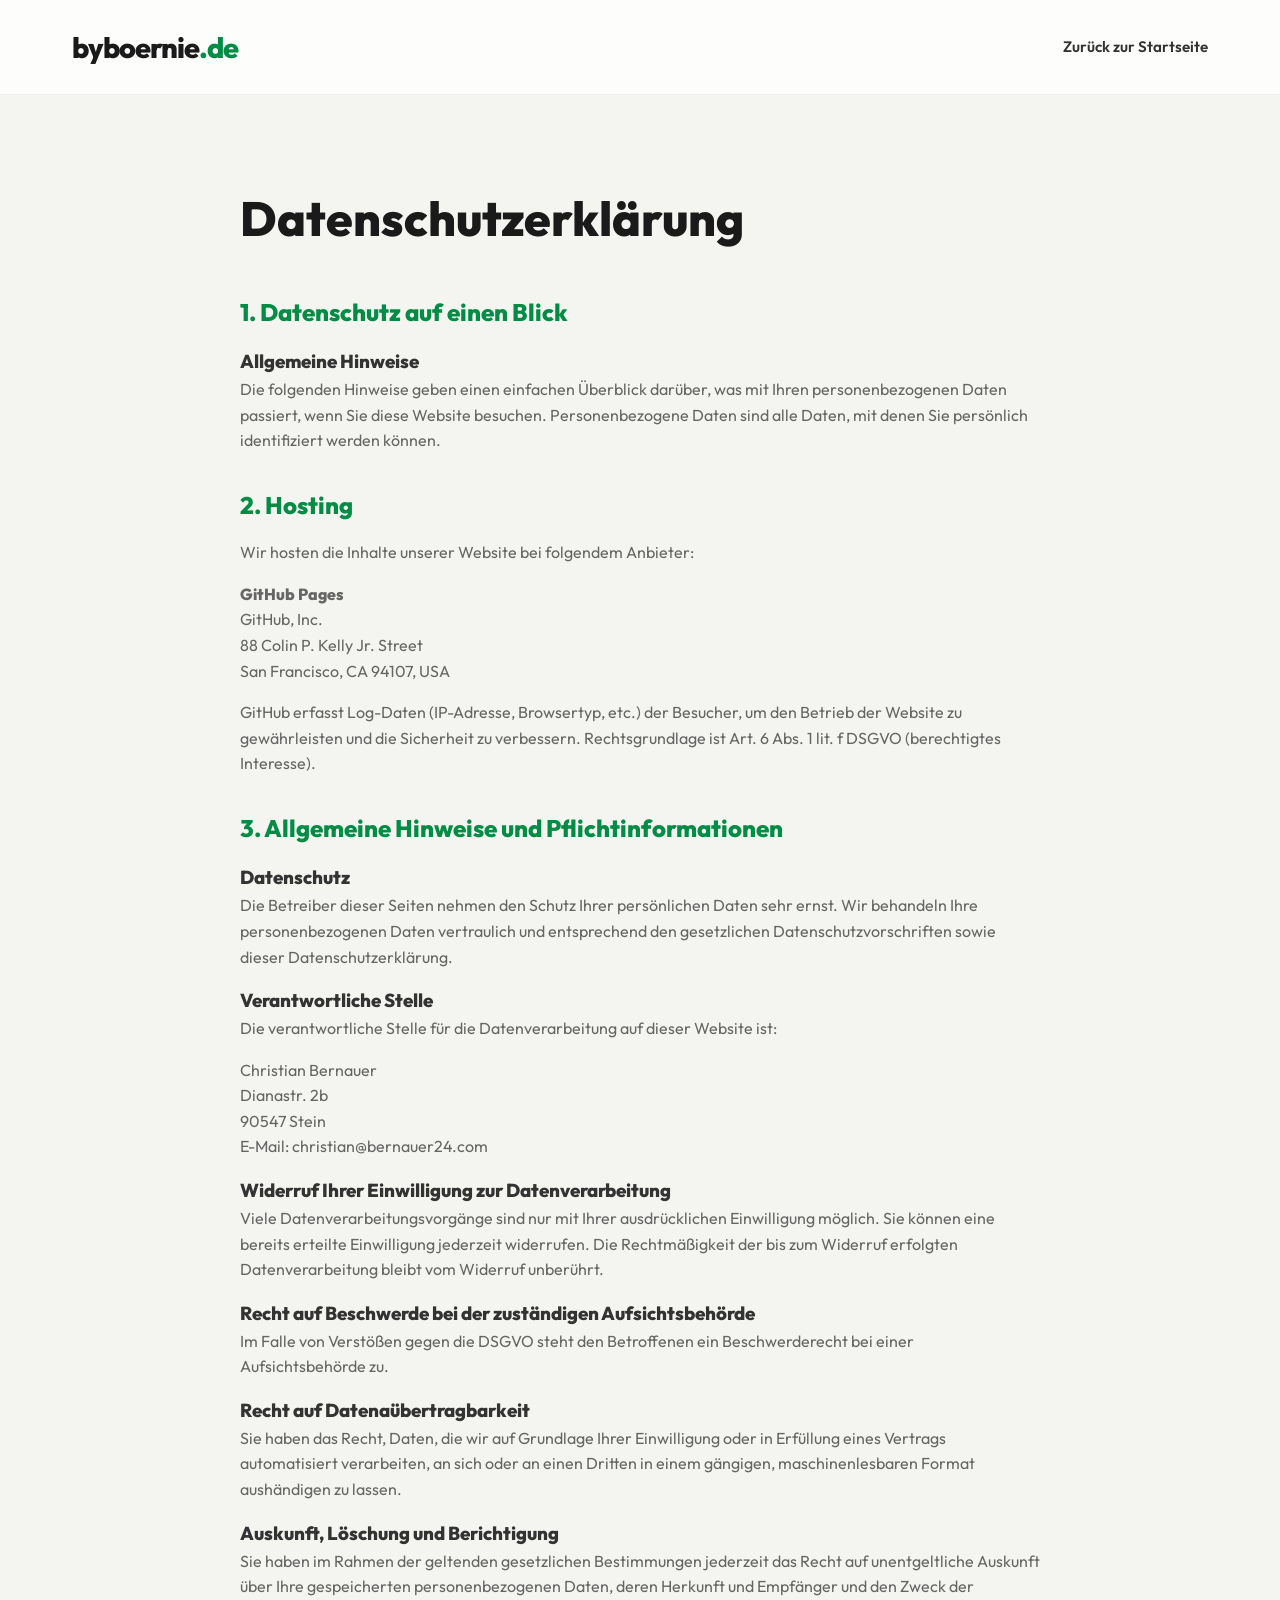
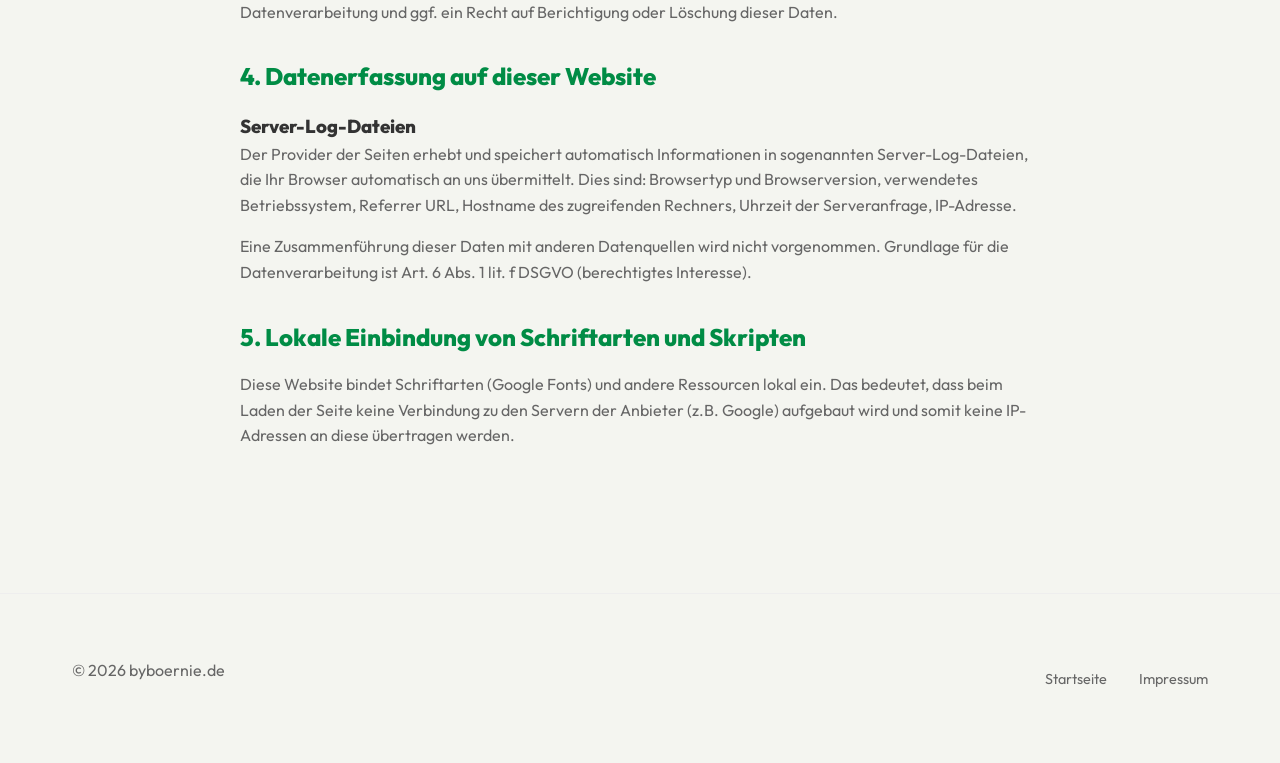
<file: datenschutz.html>
<!DOCTYPE html>
<html lang="de">
<head>
    <meta charset="UTF-8">
    <meta name="viewport" content="width=device-width, initial-scale=1.0">
    <title>Datenschutzerklärung | byboernie.de</title>
    <link rel="stylesheet" href="style.css">
    <link rel="stylesheet" href="style.css">
    <style>
        .legal-content { padding: 12rem 0 8rem; max-width: 800px; margin: 0 auto; }
        h1 { margin-bottom: 3rem; font-size: 3rem; }
        h2 { margin: 2rem 0 1rem; color: var(--primary); }
        p { margin-bottom: 1rem; color: var(--light-text); }
        .placeholder-box { background: #fff8e1; border-left: 5px solid #ffc107; padding: 1.5rem; margin: 2rem 0; border-radius: 8px; }
    </style>
</head>
<body>
    <header id="main-header">
        <nav class="container">
            <div class="logo"><a href="index.html" style="text-decoration:none; color:inherit;">byboernie<span>.de</span></a></div>
            <ul class="nav-links">
                <li><a href="index.html">Zurück zur Startseite</a></li>
            </ul>
        </nav>
    </header>

    <main class="container legal-content">
        <h1>Datenschutzerklärung</h1>

        <section>
            <h2>1. Datenschutz auf einen Blick</h2>
            <h3>Allgemeine Hinweise</h3>
            <p>Die folgenden Hinweise geben einen einfachen Überblick darüber, was mit Ihren personenbezogenen Daten passiert, wenn Sie diese Website besuchen. Personenbezogene Daten sind alle Daten, mit denen Sie persönlich identifiziert werden können.</p>

            <h2>2. Hosting</h2>
            <p>Wir hosten die Inhalte unserer Website bei folgendem Anbieter:</p>
            <p><strong>GitHub Pages</strong><br>
            GitHub, Inc.<br>
            88 Colin P. Kelly Jr. Street<br>
            San Francisco, CA 94107, USA</p>
            <p>GitHub erfasst Log-Daten (IP-Adresse, Browsertyp, etc.) der Besucher, um den Betrieb der Website zu gewährleisten und die Sicherheit zu verbessern. Rechtsgrundlage ist Art. 6 Abs. 1 lit. f DSGVO (berechtigtes Interesse).</p>

            <h2>3. Allgemeine Hinweise und Pflichtinformationen</h2>
            <h3>Datenschutz</h3>
            <p>Die Betreiber dieser Seiten nehmen den Schutz Ihrer persönlichen Daten sehr ernst. Wir behandeln Ihre personenbezogenen Daten vertraulich und entsprechend den gesetzlichen Datenschutzvorschriften sowie dieser Datenschutzerklärung.</p>

            <h3>Verantwortliche Stelle</h3>
            <p>Die verantwortliche Stelle für die Datenverarbeitung auf dieser Website ist:</p>
            <p>Christian Bernauer<br>
            Dianastr. 2b<br>
            90547 Stein<br>
            E-Mail: christian@bernauer24.com</p>

            <h3>Widerruf Ihrer Einwilligung zur Datenverarbeitung</h3>
            <p>Viele Datenverarbeitungsvorgänge sind nur mit Ihrer ausdrücklichen Einwilligung möglich. Sie können eine bereits erteilte Einwilligung jederzeit widerrufen. Die Rechtmäßigkeit der bis zum Widerruf erfolgten Datenverarbeitung bleibt vom Widerruf unberührt.</p>

            <h3>Recht auf Beschwerde bei der zuständigen Aufsichtsbehörde</h3>
            <p>Im Falle von Verstößen gegen die DSGVO steht den Betroffenen ein Beschwerderecht bei einer Aufsichtsbehörde zu.</p>

            <h3>Recht auf Datenaübertragbarkeit</h3>
            <p>Sie haben das Recht, Daten, die wir auf Grundlage Ihrer Einwilligung oder in Erfüllung eines Vertrags automatisiert verarbeiten, an sich oder an einen Dritten in einem gängigen, maschinenlesbaren Format aushändigen zu lassen.</p>

            <h3>Auskunft, Löschung und Berichtigung</h3>
            <p>Sie haben im Rahmen der geltenden gesetzlichen Bestimmungen jederzeit das Recht auf unentgeltliche Auskunft über Ihre gespeicherten personenbezogenen Daten, deren Herkunft und Empfänger und den Zweck der Datenverarbeitung und ggf. ein Recht auf Berichtigung oder Löschung dieser Daten.</p>

            <h2>4. Datenerfassung auf dieser Website</h2>
            <h3>Server-Log-Dateien</h3>
            <p>Der Provider der Seiten erhebt und speichert automatisch Informationen in sogenannten Server-Log-Dateien, die Ihr Browser automatisch an uns übermittelt. Dies sind: Browsertyp und Browserversion, verwendetes Betriebssystem, Referrer URL, Hostname des zugreifenden Rechners, Uhrzeit der Serveranfrage, IP-Adresse.</p>
            <p>Eine Zusammenführung dieser Daten mit anderen Datenquellen wird nicht vorgenommen. Grundlage für die Datenverarbeitung ist Art. 6 Abs. 1 lit. f DSGVO (berechtigtes Interesse).</p>
            
            <h2>5. Lokale Einbindung von Schriftarten und Skripten</h2>
            <p>Diese Website bindet Schriftarten (Google Fonts) und andere Ressourcen lokal ein. Das bedeutet, dass beim Laden der Seite keine Verbindung zu den Servern der Anbieter (z.B. Google) aufgebaut wird und somit keine IP-Adressen an diese übertragen werden.</p>
        </section>
    </main>

    <footer id="main-footer">
        <div class="container footer-content">
            <p>&copy; 2026 byboernie.de</p>
            <ul class="footer-links">
                <li><a href="index.html">Startseite</a></li>
                <li><a href="impressum.html">Impressum</a></li>
            </ul>
        </div>
    </footer>
</body>
</html>
</file>
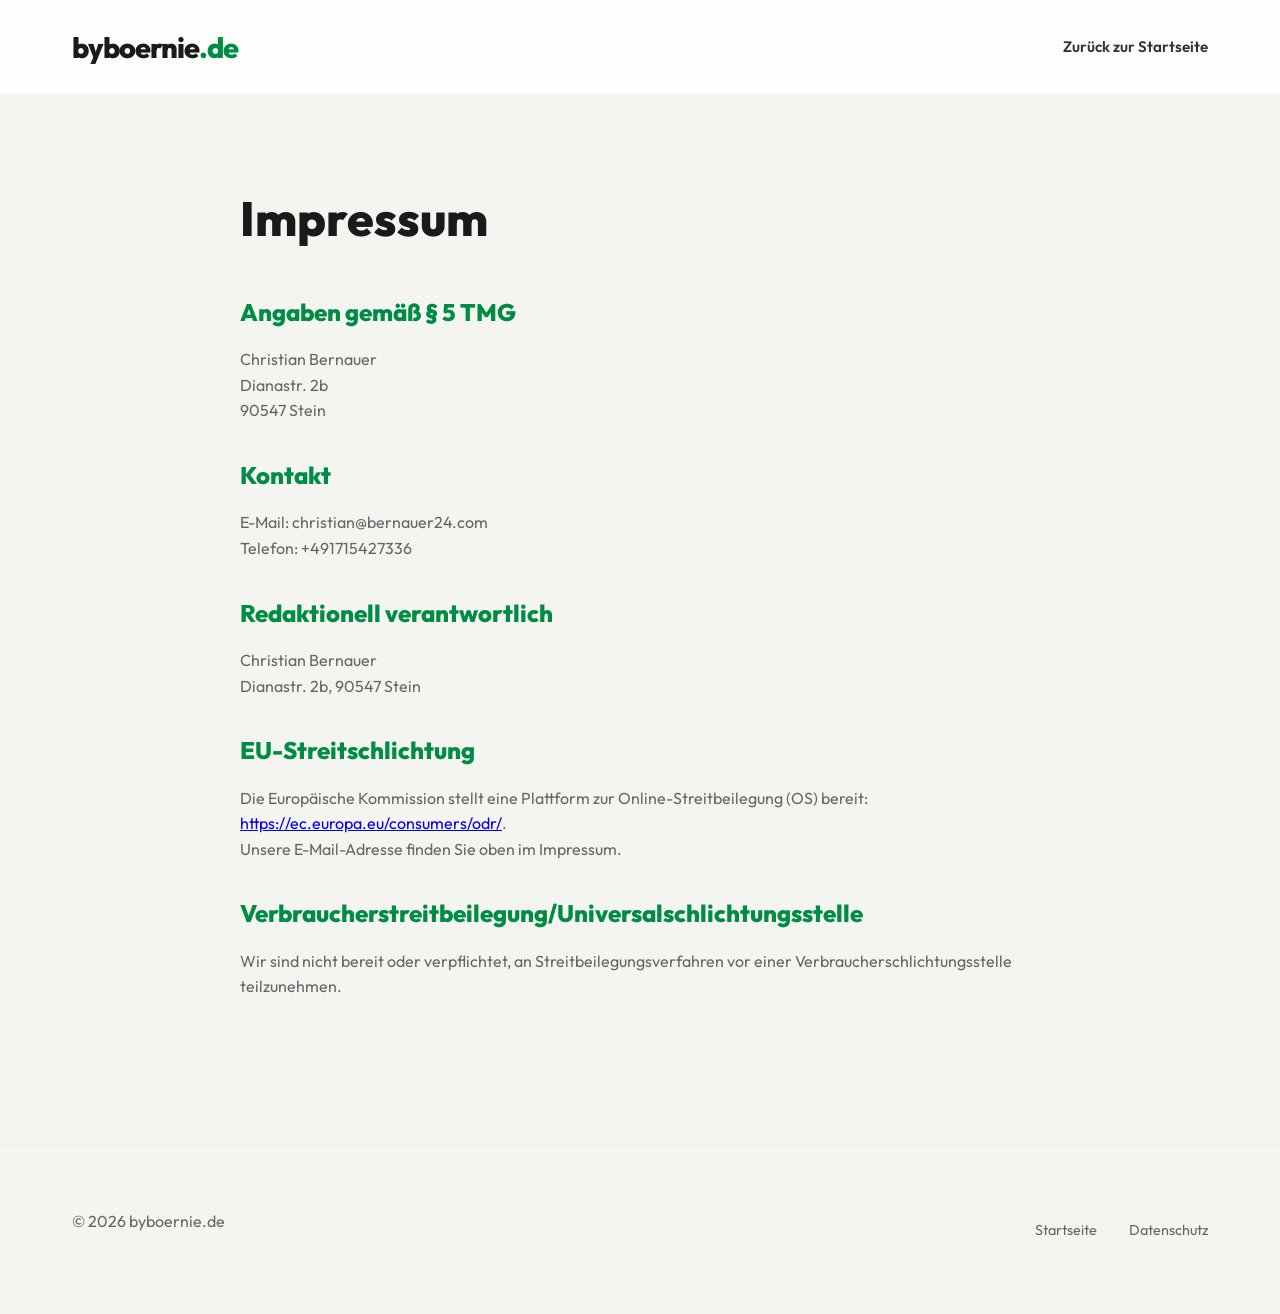
<file: impressum.html>
<!DOCTYPE html>
<html lang="de">
<head>
    <meta charset="UTF-8">
    <meta name="viewport" content="width=device-width, initial-scale=1.0">
    <title>Impressum | byboernie.de</title>
    <link rel="stylesheet" href="style.css">
    <style>
        .legal-content { padding: 12rem 0 8rem; max-width: 800px; margin: 0 auto; }
        h1 { margin-bottom: 3rem; font-size: 3rem; }
        h2 { margin: 2rem 0 1rem; color: var(--primary); }
        p { margin-bottom: 1rem; color: var(--light-text); }
        .placeholder-box { background: #fff8e1; border-left: 5px solid #ffc107; padding: 1.5rem; margin: 2rem 0; border-radius: 8px; }
    </style>
</head>
<body>
    <header id="main-header">
        <nav class="container">
            <div class="logo"><a href="index.html" style="text-decoration:none; color:inherit;">byboernie<span>.de</span></a></div>
            <ul class="nav-links">
                <li><a href="index.html">Zurück zur Startseite</a></li>
            </ul>
        </nav>
    </header>

    <main class="container legal-content">
        <h1>Impressum</h1>
        

        <section>
            <h2>Angaben gemäß § 5 TMG</h2>
            <p>Christian Bernauer<br>
            Dianastr. 2b<br>
            90547 Stein</p>

            <h2>Kontakt</h2>
            <p>E-Mail: christian@bernauer24.com<br>
            Telefon: +491715427336</p>

            <h2>Redaktionell verantwortlich</h2>
            <p>Christian Bernauer<br>
            Dianastr. 2b, 90547 Stein</p>

            <h2>EU-Streitschlichtung</h2>
            <p>Die Europäische Kommission stellt eine Plattform zur Online-Streitbeilegung (OS) bereit: <a href="https://ec.europa.eu/consumers/odr/" target="_blank">https://ec.europa.eu/consumers/odr/</a>.<br>
            Unsere E-Mail-Adresse finden Sie oben im Impressum.</p>

            <h2>Verbraucherstreitbeilegung/Universalschlichtungsstelle</h2>
            <p>Wir sind nicht bereit oder verpflichtet, an Streitbeilegungsverfahren vor einer Verbraucherschlichtungsstelle teilzunehmen.</p>
        </section>
    </main>

    <footer id="main-footer">
        <div class="container footer-content">
            <p>&copy; 2026 byboernie.de</p>
            <ul class="footer-links">
                <li><a href="index.html">Startseite</a></li>
                <li><a href="datenschutz.html">Datenschutz</a></li>
            </ul>
        </div>
    </footer>
</body>
</html>
</file>
<file: style.css>
/* outfit-300 - latin */
@font-face {
  font-display: swap; 
  font-family: 'Outfit';
  font-style: normal;
  font-weight: 300;
  src: url('assets/fonts/outfit-v15-latin-300.woff2') format('woff2'); 
}
/* outfit-regular - latin */
@font-face {
  font-display: swap;
  font-family: 'Outfit';
  font-style: normal;
  font-weight: 400;
  src: url('assets/fonts/outfit-v15-latin-400.woff2') format('woff2');
}
/* outfit-600 - latin */
@font-face {
  font-display: swap;
  font-family: 'Outfit';
  font-style: normal;
  font-weight: 600;
  src: url('assets/fonts/outfit-v15-latin-600.woff2') format('woff2');
}
/* outfit-800 - latin */
@font-face {
  font-display: swap;
  font-family: 'Outfit';
  font-style: normal;
  font-weight: 800;
  src: url('assets/fonts/outfit-v15-latin-800.woff2') format('woff2');
}

:root {
    --primary: #008C45; /* Italian Green */
    --secondary: #CD212A; /* Italian Red */
    --accent: #F4F5F0; /* Off-white */
    --dark: #1a1a1a;
    --text: #333;
    --light-text: #666;
    --white: #ffffff;
    --glass: rgba(255, 255, 255, 0.8);
    --shadow: 0 10px 30px rgba(0,0,0,0.1);
}

* {
    margin: 0;
    padding: 0;
    box-sizing: border-box;
}

body {
    font-family: 'Outfit', sans-serif;
    line-height: 1.6;
    color: var(--text);
    background-color: var(--accent);
    overflow-x: hidden;
}

.container {
    max-width: 1200px;
    margin: 0 auto;
    padding: 0 2rem;
}

/* Header */
header {
    background: var(--glass);
    backdrop-filter: blur(10px);
    position: fixed;
    width: 100%;
    top: 0;
    z-index: 1000;
    padding: 1.5rem 0;
    border-bottom: 1px solid rgba(0,0,0,0.05);
}

nav {
    display: flex;
    justify-content: space-between;
    align-items: center;
}

.logo {
    font-size: 1.8rem;
    font-weight: 800;
    color: var(--dark);
    letter-spacing: -1px;
}

.logo span {
    color: var(--primary);
}

.nav-links {
    display: flex;
    list-style: none;
    gap: 2.5rem;
}

.nav-links a {
    text-decoration: none;
    color: var(--text);
    font-weight: 600;
    transition: color 0.3s;
    font-size: 0.95rem;
}

.nav-links a:hover {
    color: var(--primary);
}

/* Hero Section */
#hero {
    padding: 10rem 0 6rem;
    background: linear-gradient(135deg, #fdfdfd 0%, #f4f7f6 100%);
}

.hero-content {
    display: grid;
    grid-template-columns: 1.2fr 0.8fr;
    gap: 4rem;
    align-items: center;
}

h1 {
    font-size: 4rem;
    line-height: 1.1;
    margin-bottom: 1.5rem;
    color: var(--dark);
    font-weight: 800;
}

.highlight {
    color: var(--primary);
    background: linear-gradient(to right, var(--primary), #00A352);
    -webkit-background-clip: text;
    background-clip: text;
    -webkit-text-fill-color: transparent;
}

.flag-it, .flag-uk {
    position: relative;
    display: inline-block;
    -webkit-text-stroke: 1.5px rgba(0,0,0,0.8);
    color: black;
}

.flag-it::after, .flag-uk::after {
    content: attr(data-text);
    position: absolute;
    left: 0;
    top: 0;
    z-index: 1;
    -webkit-text-stroke: 0;
    -webkit-background-clip: text;
    background-clip: text;
    -webkit-text-fill-color: transparent;
}

.flag-it::after {
    background-image: linear-gradient(to right, #008C45 33%, #f8f8f8 33%, #f8f8f8 66%, #CD212A 66%);
}

.flag-uk::after {
    background-image: linear-gradient(45deg, #012169 0%, #012169 35%, #FFFFFF 35%, #FFFFFF 40%, #C8102E 40%, #C8102E 60%, #FFFFFF 60%, #FFFFFF 65%, #012169 65%, #012169 100%);
}

.hero-text p {
    font-size: 1.25rem;
    color: var(--light-text);
    margin-bottom: 2.5rem;
    max-width: 540px;
}

.hero-btns {
    display: flex;
    gap: 1.5rem;
}

.btn {
    padding: 1rem 2.5rem;
    border-radius: 50px;
    text-decoration: none;
    font-weight: 700;
    transition: all 0.3s;
    display: inline-block;
}

.btn-primary {
    background: var(--primary);
    color: var(--white);
    box-shadow: 0 10px 20px rgba(0, 140, 69, 0.2);
}

.btn-primary:hover {
    transform: translateY(-3px);
    box-shadow: 0 15px 30px rgba(0, 140, 69, 0.3);
}

.btn-secondary {
    background: transparent;
    color: var(--dark);
    border: 2px solid #ddd;
}

.btn-secondary:hover {
    background: #eee;
}

/* Mockup */
.hero-image {
    position: relative;
}

.app-mockup {
    width: 320px;
    height: 640px;
    background: #111;
    border-radius: 40px;
    padding: 12px;
    box-shadow: 0 50px 100px rgba(0,0,0,0.15);
    margin: 0 auto;
    position: relative;
}

.screen {
    background: var(--white);
    width: 100%;
    height: 100%;
    border-radius: 30px;
    overflow: hidden;
    padding: 2rem;
    display: flex;
    flex-direction: column;
    align-items: center;
}

.app-header {
    width: 100%;
    height: 60px;
    background: var(--primary);
    color: white;
    display: flex;
    align-items: center;
    justify-content: center;
    font-weight: 700;
    margin-bottom: 4rem;
    border-radius: 12px;
}

.app-card {
    width: 200px;
    height: 200px;
    background: #f9f9f9;
    border: 1px solid #eee;
    border-radius: 24px;
    display: flex;
    flex-direction: column;
    justify-content: center;
    align-items: center;
    box-shadow: 0 10px 20px rgba(0,0,0,0.05);
    margin-bottom: 3rem;
}

.word { font-weight: 800; font-size: 1.5rem; color: var(--primary); }
.translation { color: var(--light-text); font-size: 1.1rem; }

.app-stats {
    width: 100%;
    display: flex;
    flex-direction: column;
    gap: 15px;
}

.stat-bar {
    width: 100%;
    height: 8px;
    background: #eee;
    border-radius: 4px;
    position: relative;
    overflow: hidden;
}

.stat-bar::after {
    content: '';
    position: absolute;
    left: 0;
    height: 100%;
    width: 60%;
    background: var(--secondary);
}

/* Features */
#features {
    padding: 8rem 0;
    background: var(--white);
}

.section-title {
    text-align: center;
    font-size: 2.5rem;
    margin-bottom: 4rem;
    font-weight: 800;
}

.features-grid {
    display: grid;
    grid-template-columns: repeat(auto-fit, minmax(300px, 1fr));
    gap: 2.5rem;
}

.feature-card {
    padding: 3.5rem 2.5rem;
    background: #fbfbfb;
    border-radius: 32px;
    text-align: center;
    transition: transform 0.3s, box-shadow 0.3s;
    border: 1px solid rgba(0,0,0,0.03);
}

.feature-card:hover {
    transform: translateY(-10px);
    box-shadow: var(--shadow);
}

.feature-card .icon {
    font-size: 3rem;
    margin-bottom: 1.5rem;
}

.feature-card h3 {
    font-size: 1.5rem;
    margin-bottom: 1rem;
    color: var(--dark);
}

/* Download Section */
#download {
    padding: 8rem 0;
}

.download-box {
    background: var(--dark);
    border-radius: 40px;
    padding: 6rem 4rem;
    text-align: center;
    color: var(--white);
    box-shadow: 0 30px 60px rgba(0,0,0,0.2);
}

.download-box h2 {
    font-size: 3rem;
    margin-bottom: 1.5rem;
}

.download-box p {
    font-size: 1.2rem;
    opacity: 0.8;
    margin-bottom: 2.5rem;
}

.status-tag {
    display: inline-block;
    padding: 0.8rem 2rem;
    background: var(--primary);
    border-radius: 50px;
    font-weight: 800;
    text-transform: uppercase;
    letter-spacing: 2px;
    font-size: 0.9rem;
}

.app-badges {
    display: flex;
    justify-content: center;
    gap: 1.5rem;
    margin-bottom: 2.5rem;
    flex-wrap: wrap;
}

.app-badges .badge {
    height: 45px;
    width: auto;
    transition: transform 0.3s;
    filter: drop-shadow(0 5px 15px rgba(0,0,0,0.2));
}

.app-badges .badge:hover {
    transform: translateY(-3px) scale(1.05);
}

/* Footer */
footer {
    padding: 4rem 0;
    border-top: 1px solid #eee;
}

.footer-content {
    display: flex;
    justify-content: space-between;
    align-items: center;
}

.footer-links {
    display: flex;
    list-style: none;
    gap: 2rem;
}

.footer-links a {
    text-decoration: none;
    color: var(--light-text);
    font-size: 0.9rem;
}

.footer-links a:hover {
    color: var(--dark);
}

/* Responsive */
@media (max-width: 968px) {
    .hero-content {
        grid-template-columns: 1fr;
        text-align: center;
    }
    .hero-text p {
        margin: 0 auto 2.5rem;
    }
    .hero-btns {
        justify-content: center;
    }
    h1 { font-size: 3rem; }
}
/* About Section */
#about {
    padding: 8rem 0;
    background-color: var(--accent);
}

.about-content {
    text-align: center;
}

.about-text h2 {
    font-size: 2.5rem;
    margin-bottom: 2rem;
    font-weight: 800;
}

.about-text p {
    font-size: 1.1rem;
    color: var(--light-text);
    max-width: 800px;
    margin: 0 auto 1.5rem;
}

.demo-note {
    background: #fff7ed;
    border-left: 4px solid #f97316;
    padding: 1.5rem;
    border-radius: 12px;
    font-size: 1rem;
    max-width: 800px;
    margin: 3rem auto;
    text-align: left;
}

/* Side-by-Side Gallery */
.image-gallery {
    display: flex;
    justify-content: center;
    align-items: center;
    gap: 1rem;
    flex-wrap: nowrap;
    overflow-x: auto;
    padding: 1rem 0;
    margin-top: 2rem;
}

.gallery-item {
    flex: 0 0 160px; /* Small thumbnails */
    height: 100px;
    border-radius: 12px;
    overflow: hidden;
    cursor: pointer;
    box-shadow: 0 5px 15px rgba(0,0,0,0.1);
    transition: transform 0.3s cubic-bezier(0.175, 0.885, 0.32, 1.275);
    border: 3px solid var(--white);
}

.gallery-item:hover {
    transform: scale(1.1);
    box-shadow: 0 15px 30px rgba(0,0,0,0.2);
    z-index: 10;
}

.gallery-item img {
    width: 100%;
    height: 100%;
    object-fit: cover;
}

/* Lightbox Modal */
#lightbox {
    position: fixed;
    top: 0;
    left: 0;
    width: 100%;
    height: 100%;
    background: rgba(0, 0, 0, 0.9);
    display: none;
    justify-content: center;
    align-items: center;
    z-index: 2000;
    padding: 2rem;
    cursor: pointer;
}

#lightbox.active {
    display: flex;
}

.lightbox-content {
    position: relative;
    max-width: 90vw;
    max-height: 90vh;
    animation: zoomIn 0.3s ease-out;
}

@keyframes zoomIn {
    from { transform: scale(0.8); opacity: 0; }
    to { transform: scale(1); opacity: 1; }
}

.lightbox-content img {
    display: block;
    width: auto;
    height: auto;
    max-width: 100%;
    max-height: 90vh;
    border-radius: 8px;
    box-shadow: 0 0 50px rgba(0,0,0,0.5);
}

.close-btn {
    position: absolute;
    top: -40px;
    right: 0;
    color: var(--white);
    font-size: 2rem;
    background: none;
    border: none;
    cursor: pointer;
}

@media (max-width: 768px) {
    .image-gallery {
        flex-wrap: wrap;
        justify-content: center;
    }
}

/* Interest Note */
.interest-note {
    background: #f0fdf4;
    border-left: 4px solid var(--primary);
    padding: 1.5rem;
    border-radius: 12px;
    font-size: 1.1rem;
    max-width: 800px;
    margin: 2rem auto 3rem;
    text-align: left;
    box-shadow: 0 4px 12px rgba(0, 140, 69, 0.05);
}

.interest-note a {
    color: var(--primary);
    font-weight: 700;
    text-decoration: underline;
}
</file>
